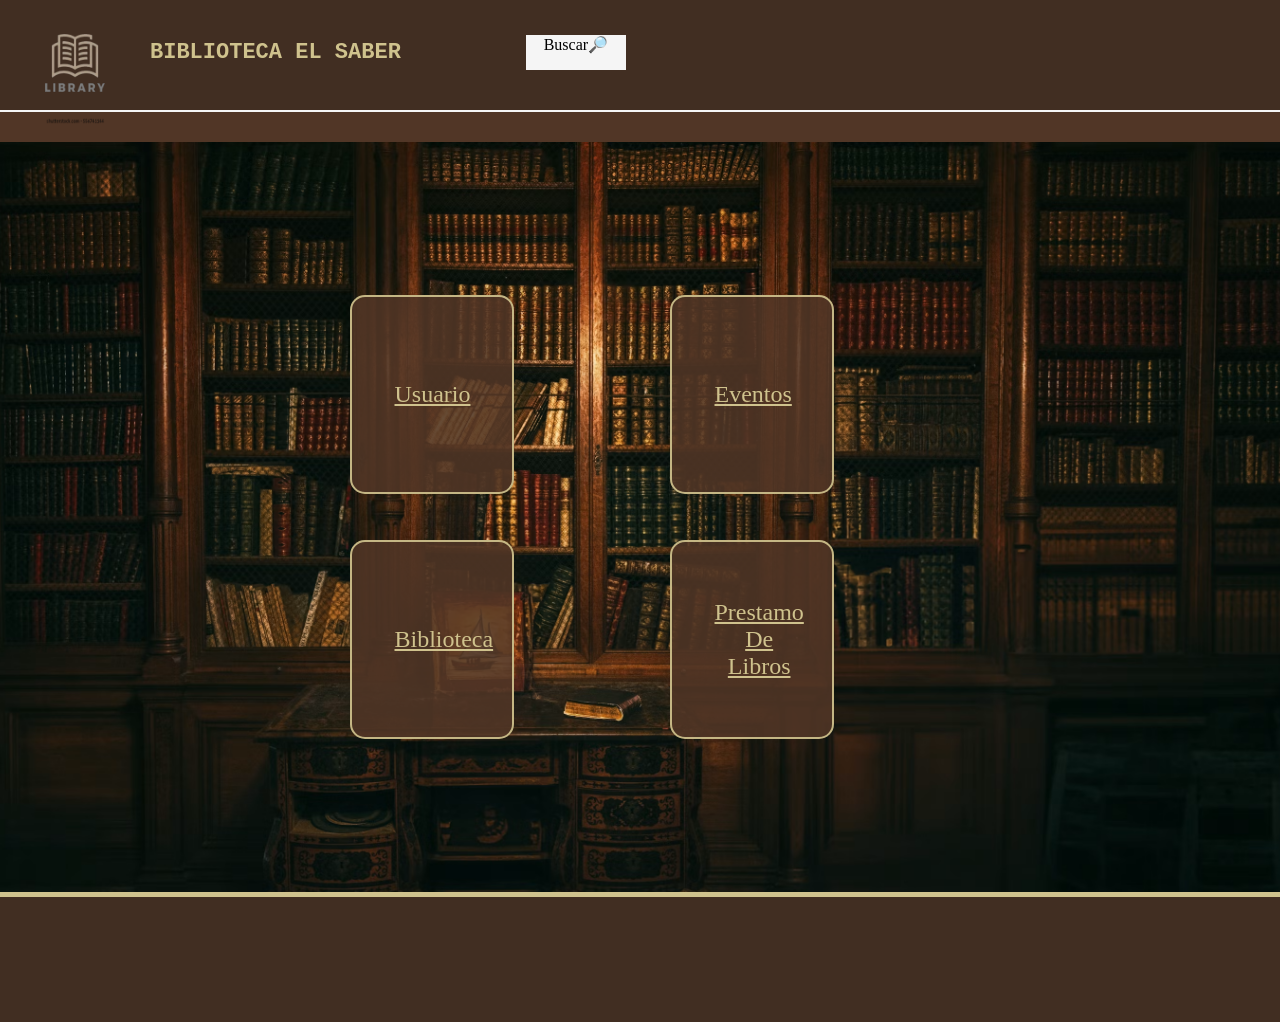
<file: index.html>
<!DOCTYPE html>
<html lang="en">
<head>
    <meta charset="UTF-8">
    <meta name="viewport" content="width=device-width, initial-scale=1.0">
    <link rel="stylesheet" href="estilos.css">
    <title>Biblioteca</title>
</head>
<body>

<div>
    <img src="logo_biblioteca-removebg-preview.png" alt="">
    <h1>BIBLIOTECA EL SABER</h1>
    <search class="busqueda">Buscar🔎</search>
</div>
<div class="barra1"></div>
<div class="barra2"></div>

<div class="contenedor">
    <div class="boton"><a href="selvin.html">Usuario</a></div>
    <div class="boton"><a href="gael.html">Eventos</a></div>
    <div class="boton"><a href="leandro.html">Biblioteca</a></div>
    <div class="boton"><a href="eleazar.html">Prestamo De Libros</a></div>
</div>

<div class="barra-baja">
    <div class="barra3"></div>
</div>
    
</body>
</html>
</file>
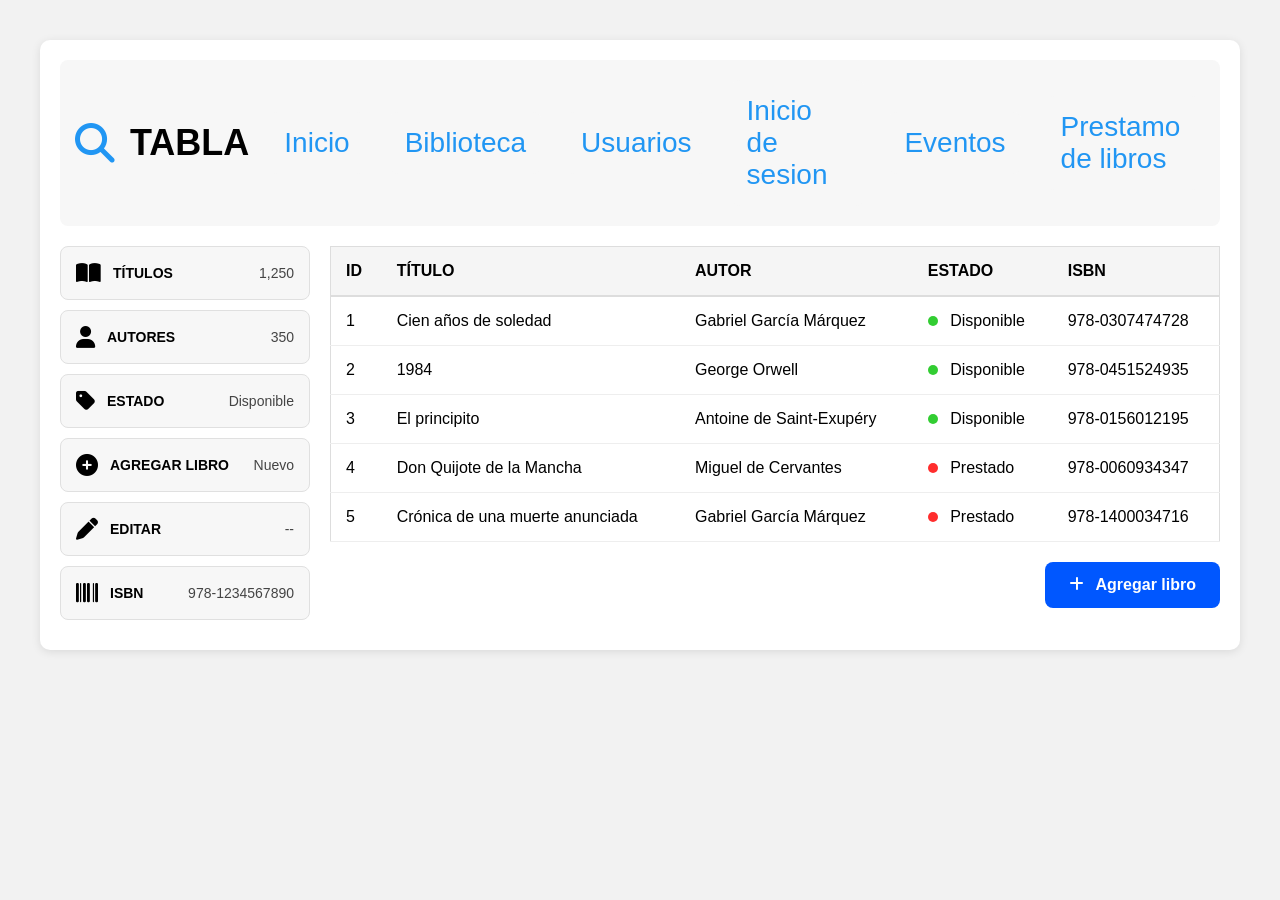
<file: eleazar.html>
<!DOCTYPE html>
<html lang="en">
<head>
    <meta charset="UTF-8">
    <meta name="viewport" content="width=device-width, initial-scale=1.0">
    <link rel="stylesheet" href="eleazar.css">
     <link rel="stylesheet" href="https://cdnjs.cloudflare.com/ajax/libs/font-awesome/6.5.1/css/all.min.css">
    <title>Document</title>
</head>
<body>


<div class="contenedor">

   
    <div class="titulo">
        <i class="fas fa-search"></i>
        <h2>TABLA</h2>
        <a class="titulo" href ="index.html">Inicio</a>
        <a class="titulo" href="leandro.html">Biblioteca</a>
        <a class="titulo" href="steven.html">Usuarios</a>
        <a  class="titulo" href="gael.html">Inicio de sesion</a>
        <a  class="titulo" href="selvin.html">Eventos</a>
        <a  class="titulo" href="eleazar.html">Prestamo de libros</a>
    </div>

    <div class="contenido">

       
        <div class="mio">

            <div class="item">
                <i class=" fas fa-book-open"></i>
                <div>
                    <strong>TÍTULOS</strong>
                </div>
                <span>1,250</span>
            </div>

            <div class="item">
                <i class="fas fa-user"></i>
                <div>
                    <strong>AUTORES</strong>
                </div>
                <span>350</span>
            </div>

            <div class="item">
                <i class="fas fa-tag"></i>
                <div>
                    <strong>ESTADO</strong>
                </div>
                <span>Disponible</span>
            </div>

            <div class="item">
                <i class="fas fa-circle-plus"></i>
                <div>
                    <strong>AGREGAR LIBRO</strong>
                </div>
                <span>Nuevo</span>
            </div>

            <div class="item">
                <i class="fas fa-pen"></i>
                <div>
                    <strong>EDITAR</strong>
                </div>
                <span>--</span>
            </div>

            <div class="item">
                <i class="fas fa-barcode"></i>
                <div>
                    <strong>ISBN</strong>
                </div>
                <span>978-1234567890</span>
            </div>

        </div>

        
        <div class="tabla-contenedor">

            <table>
                <thead>
                    <tr>
                    <th>ID</th>
                    <th>TÍTULO</th>
                    <th>AUTOR</th>
                    <th>ESTADO</th>
                    <th>ISBN</th>
                    </tr>
                </thead>

                <tbody>
                    <tr>
                        <td>1</td>
                        <td>Cien años de soledad</td>
                        <td>Gabriel García Márquez</td>
                        <td>
                            <span class="estado disponible"></span>
                            Disponible
                        </td>
                        <td>978-0307474728</td>
                    </tr>

                    <tr>
                        <td>2</td>
                        <td>1984</td>
                        <td>George Orwell</td>
                        <td>
                            <span class="estado disponible"></span>
                            Disponible
                        </td>
                        <td>978-0451524935</td>
                    </tr>

                    <tr>
                        <td>3</td>
                        <td>El principito</td>
                        <td>Antoine de Saint-Exupéry</td>
                        <td>
                            <span class="estado disponible"></span>
                            Disponible
                        </td>
                        <td>978-0156012195</td>
                    </tr>

                    <tr>
                        <td>4</td>
                        <td>Don Quijote de la Mancha</td>
                        <td>Miguel de Cervantes</td>
                        <td>
                            <span class="estado prestado"></span>
                            Prestado
                        </td>
                        <td>978-0060934347</td>
                    </tr>

                    <tr>
                        <td>5</td>
                        <td>Crónica de una muerte anunciada</td>
                        <td>Gabriel García Márquez</td>
                        <td>
                            <span class="estado prestado"></span>
                            Prestado
                        </td>
                        <td>978-1400034716</td>
                    </tr>
                </tbody>
            </table>

            <div class="acciones">
                <button class="button">
                    <i class="fas fa-plus"></i>
                    Agregar libro
                </button>
            </div>

        </div>

    </div>

</div>

</body>
</html>
</body>
</html>
</file>
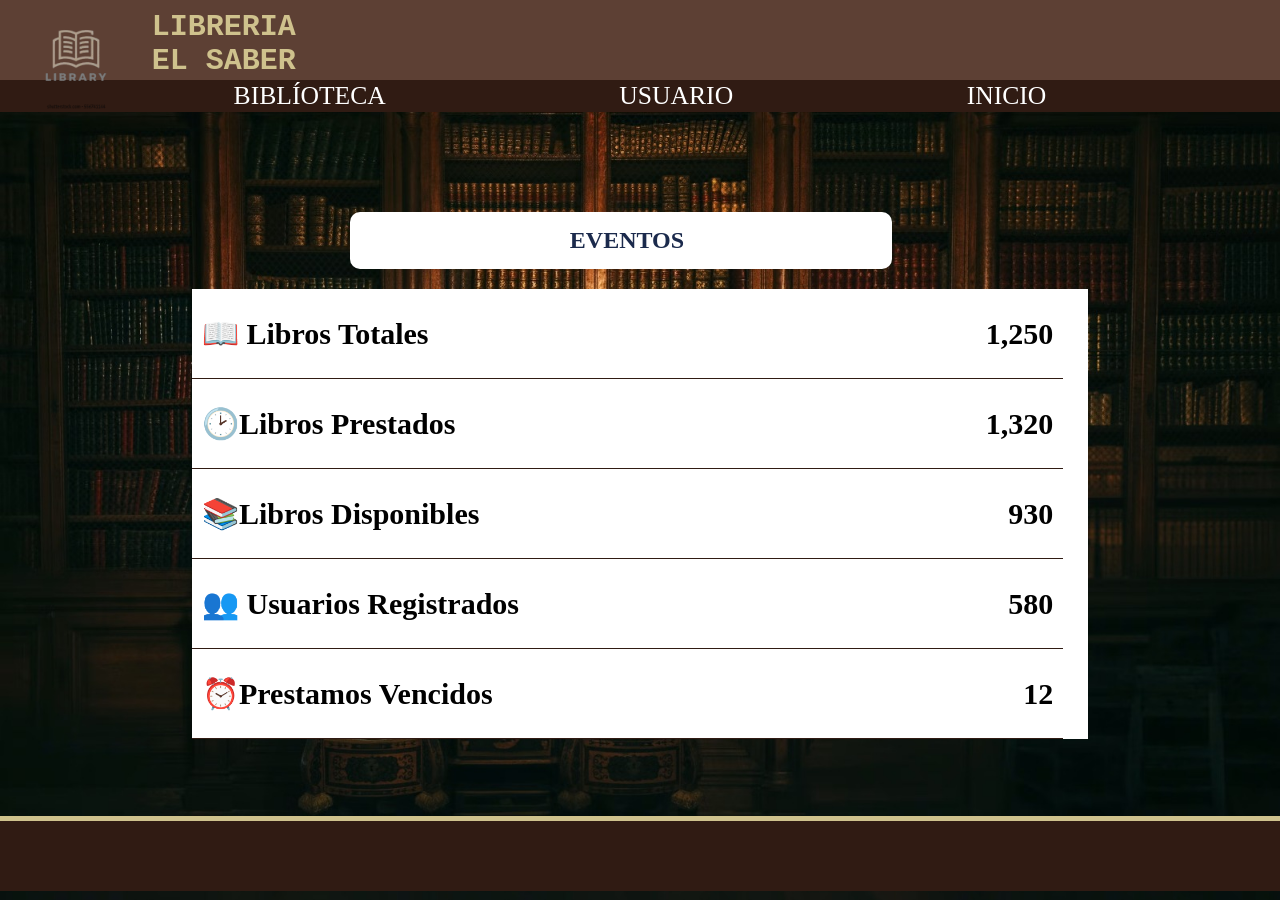
<file: gael.html>
<!DOCTYPE html>
<html lang="en">
<head>
    <meta charset="UTF-8">
    <meta name="viewport" content="width=device-width, initial-scale=1.0">
    <link rel="stylesheet" href="gael.css">
    <title>Document</title>
</head>
<header class="header">
       <div>
        <img src="logo-removebg-preview.png" alt="">
        <h1>LIBRERIA EL SABER</h1>
    </div>
</header>
<body>
    <nav>
        <a href="leandro.html">BIBLÍOTECA</a>
<a href="selvin.html">USUARIO</a>
<a href="index.html">INICIO</a>
    </nav>

    <div class="titulo">
        <h2>EVENTOS</h2>
    </div>

    <div class="Estadisticas">

        <div class="fila">
            <p>📖 Libros Totales</p> 
             <p class="numero"> 1,250</p>
        </div>

        <div class="fila">
           <p>🕑Libros Prestados</p> 
            <p class="numero"> 1,320</p>
        </div>

        <div class="fila">
               <p>📚Libros Disponibles</p> 
                <p class="numero"> 930</p>
        </div>

        <div class="fila">
               <p>👥 Usuarios Registrados</p>  
               <p class="numero">580</p>
        </div>
        
        <div class="fila">
               <p>⏰Prestamos Vencidos</p>
                 <p class="numero"> 12</p>
        </div>
    </div>

    <div class="barrabaja-2">
        <div class="barra-30">
        </div>
    </div>
</body>
</html>
</file>
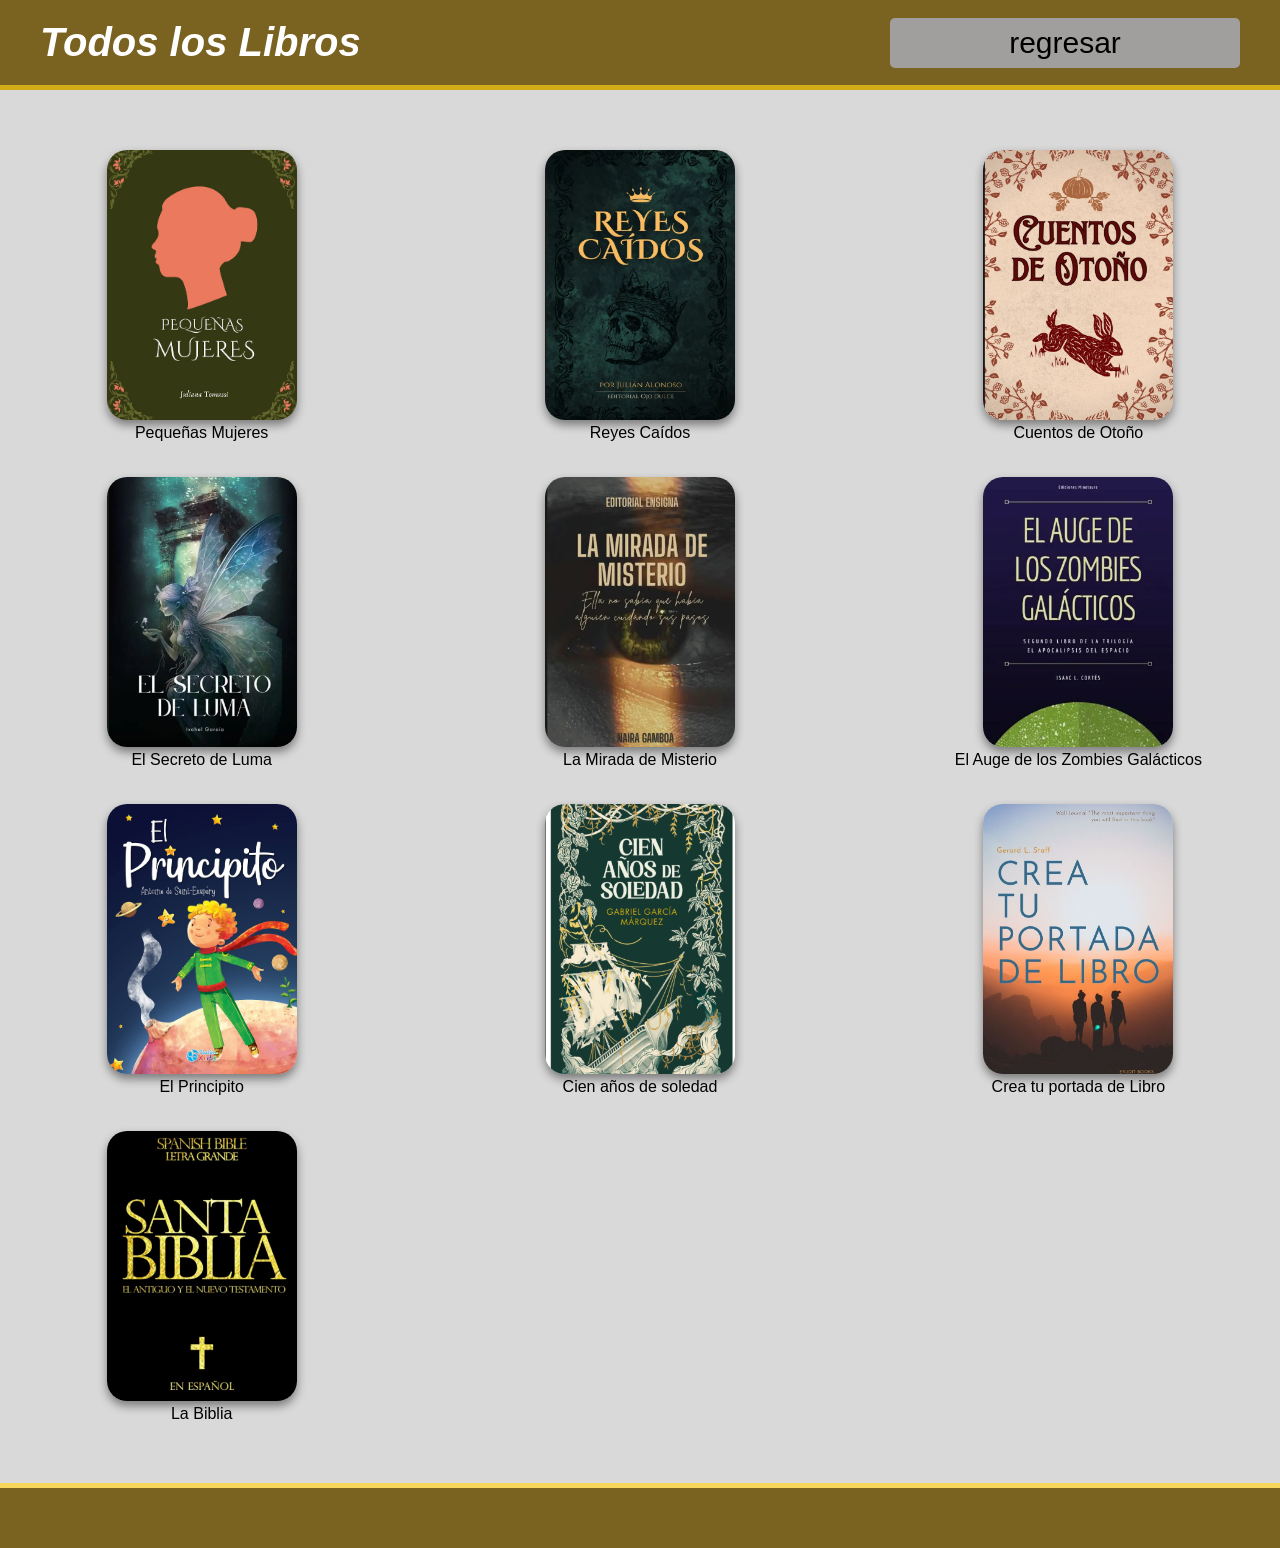
<file: leandro.html>
<!DOCTYPE html>
<html lang="es">
<head>
    <meta charset="UTF-8">
    <meta name="viewport" content="width=device-width, initial-scale=1.0">
    <title>Biblioteca El Saber</title>
    <link rel="stylesheet" href="leandro.css">
</head>
<body>

        <header>
            <nav>
            <a href="#">Todos los Libros</a>
        </nav>
        <a href="index.html"><button>regresar</button></a>
    </header>

    <main>

        <section class="galeria">

            <div class="libro">
                <img src="1.jpg" alt="">
                <p>Pequeñas Mujeres</p>
            </div>

            <div class="libro">
                <img src="2-2.png" alt="">
                <p>Reyes Caídos</p>
            </div>

            <div class="libro">
                <img src="3.png" alt="">
                <p>Cuentos de Otoño</p>
            </div>

            <div class="libro">
                <img src="4.png" alt="">
                <p>El Secreto de Luma</p>
            </div>

            <div class="libro">
                <img src="5.png" alt="">
                <p>La Mirada de Misterio</p>
            </div>

            <div class="libro">
                <img src="6.png" alt="">
                <p>El Auge de los Zombies Galácticos</p>
            </div>

            <div class="libro">
                <img src="7.jpg" alt="">
                <p>El Principito</p>
            </div>

            <div class="libro">
                <img src="8.png" alt="">
                <p>Cien años de soledad</p>
            </div>

            <div class="libro">
                <img src="2.jpg" alt="">
                <p>Crea tu portada de Libro</p>
            </div>

            <div class="libro">
                <img src="10.jpg" alt="">
                <p>La Biblia</p>
            </div>

        </section>

         </main>

        <div class="barra-abajo">

        </div>

    

</body>
</html>
</file>
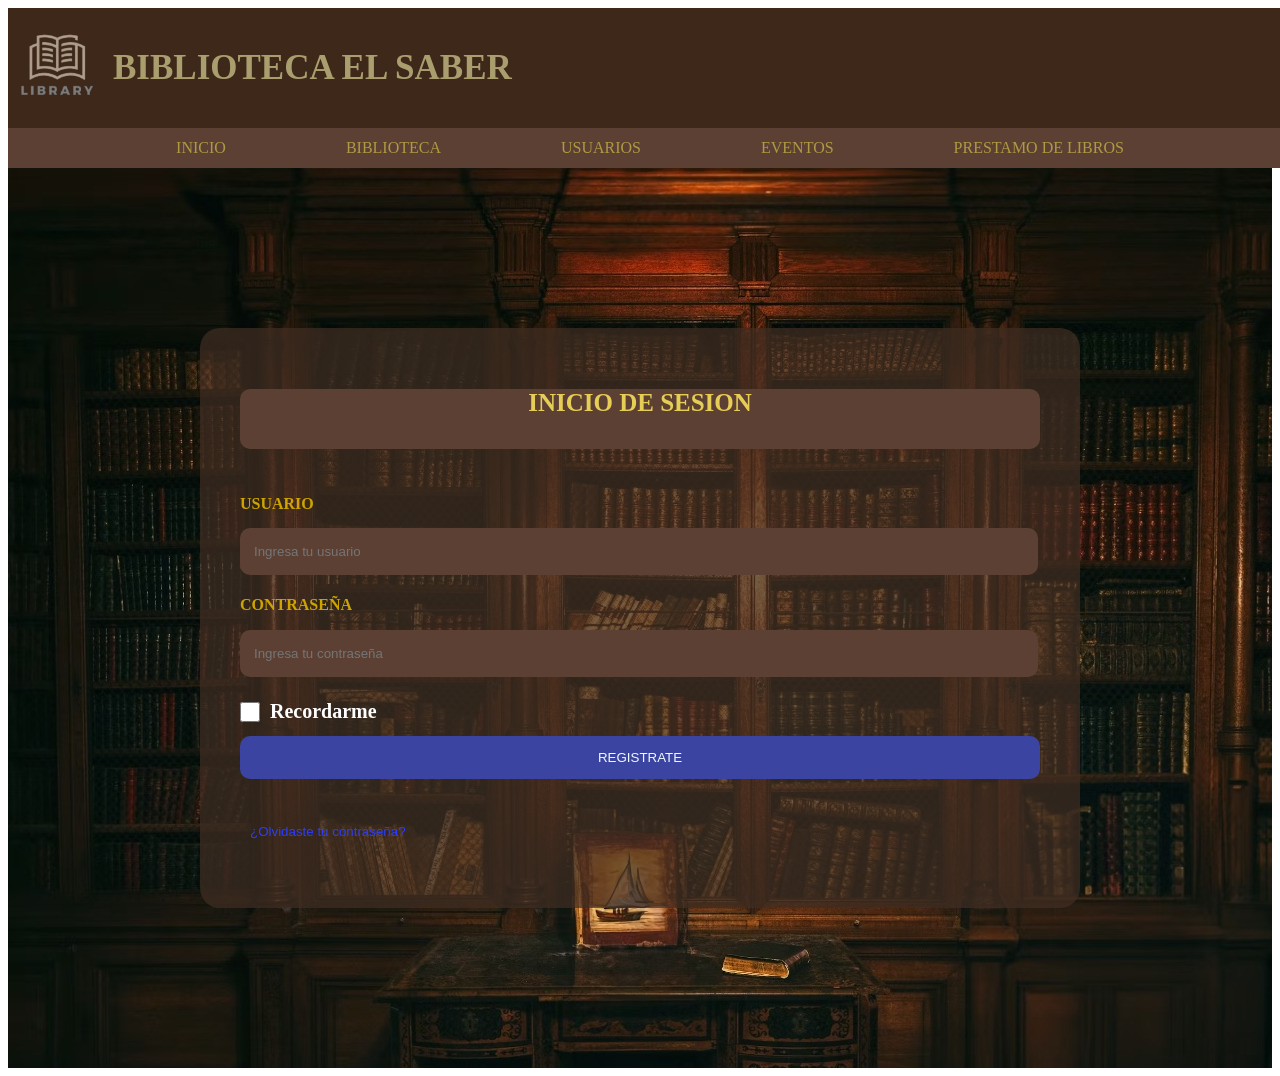
<file: selvin.html>
<!DOCTYPE html>
<html lang="en">
<head>
    <meta charset="UTF-8">
    <meta name="viewport" content="width=device-width, initial-scale=1.0">
    <link rel="stylesheet" href="selvin.css">
    <title>Document</title>
</head>
<body>
    <nav>
        <img src="img/libro.png" alt="">
        <h1>BIBLIOTECA EL SABER</h1>
    </nav>
    <nav class="nav2">
        <ul>
            <li><a href="index.html">INICIO</a></li>
            <li><a href="leandro.html">BIBLIOTECA</a></li>
            <li><a href="steven.html">USUARIOS</a></li>
            <li><a href="gael.html">EVENTOS</a></li>
            <li><a href="eleazar.html">PRESTAMO DE LIBROS</a></li>
        </ul>
    </nav>

    <div class="conte-formulario">
    <form>
        <h2>INICIO DE SESION</h2>

        <label>USUARIO</label>
        <input type="text" placeholder="Ingresa tu usuario" required>

        <label>CONTRASEÑA</label>
        <input type="text" placeholder="Ingresa tu contraseña" required>

       <label class="cubo">
        <input type="checkbox">
        Recordarme
      </label>

        <button type="submit">REGISTRATE</button>
        <br>
        <button class="pequeño">¿Olvidaste tu contraseña?</button>


    </form>
    </div>
    
        <div class="contenedor"></div>
</body>
</html>
</file>
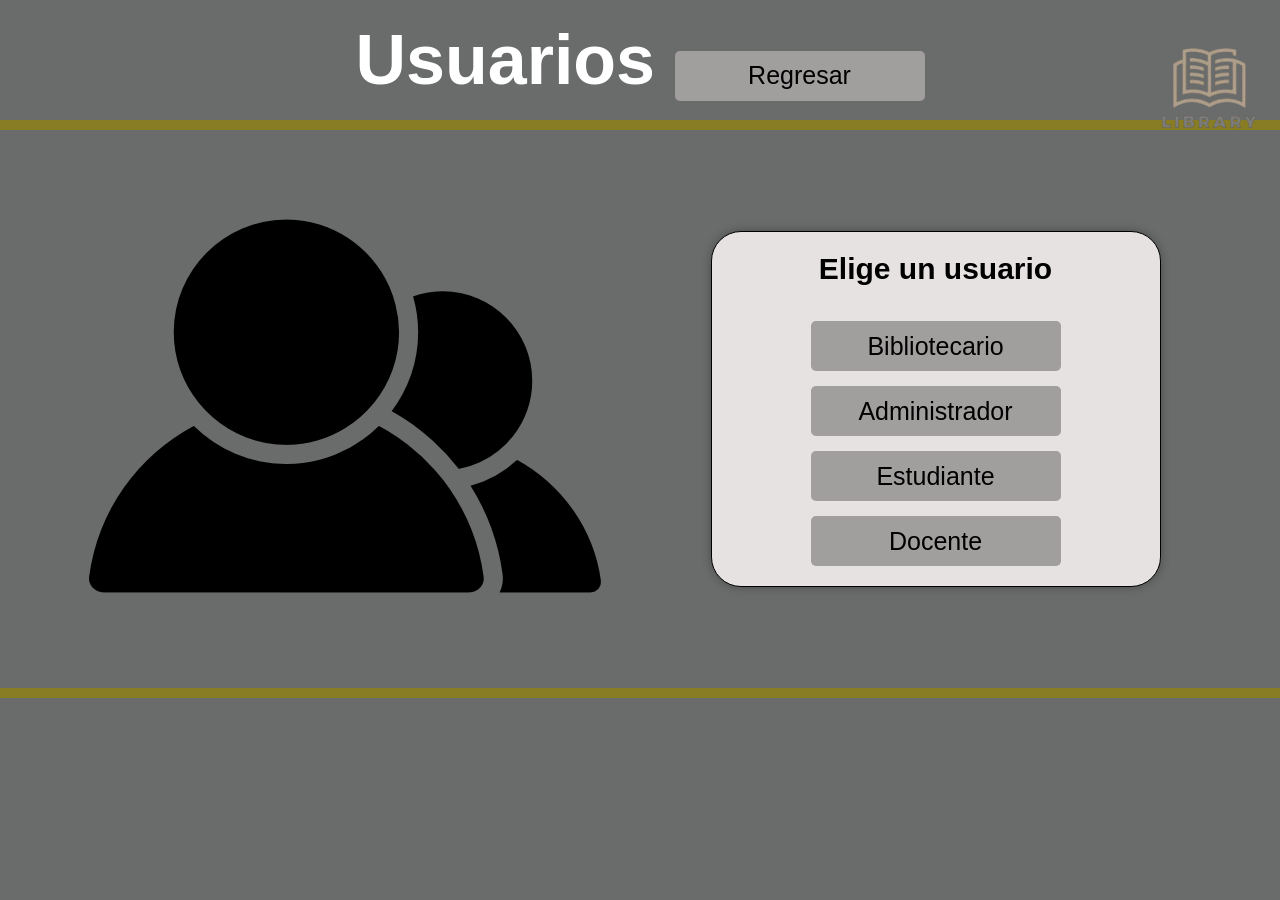
<file: steven.html>
<!DOCTYPE html>
<html lang="en">
<head>
    <meta charset="UTF-8">
    <meta name="viewport" content="width=device-width, initial-scale=1.0">
    <title>Contacto</title>
    <link rel="stylesheet" href="steven.css">
</head>
<body>

     <div class="barra">  
        <h2>Usuarios <a href="index.html">
    <button>Regresar</button>
</a>  </h2>
    
    
    </div>
      <div class="barrita">
        
      </div>
    <div class="contenedor-selvin1">
 

    

        <div class="contenedor-2">
            <img src="usu.png" alt="">
        </div>

        <div class="contenedor-3">

            <form>
                <h3 class="p">Elige un usuario</h3>

                <button type="submit">Bibliotecario</button> 
                 <button type="submit">Administrador</button>
                  <button type="submit">Estudiante</button>
                <button type="submit">Docente</button>
            </form>

        </div>

    </div>
    <div class="contenedor-barrabajo">

    </div>
    <div class="contenedor-barraultima"></div>

</body>
</html>
</file>
<file: estilos.css>
*{
    padding: 0;
    margin: 0;
}
body{
    background-image: url(fondo\ biblioteca.avif);
    background-size: cover;
    background-position: center;
    background-repeat: no-repeat;
    height: 100%;
    width: 100%;
}

div{
    background-color: #412E22;
    height: 110px;
    width: 100%;
    display: flex;
}
.barra1{
    background-color: whitesmoke;
    width: 100%;
    height: 2px;
}
.barra2{
    background-color: #513626;
    width: 100%;
    height: 30px;
}

img{
    margin-top: 0;
    width: 150px;
    height: 125px;
}

h1{
    margin-top: 40px;
    color: #cfc28d;
    font-size: 30px;
    font-family: 'Courier New', Courier, monospace;
}

.busqueda{
    background-color: whitesmoke;
    width: 175px;
    height: 35px;
    margin: 35px 350px;
    text-align: center;
}

.barra-baja{
    margin-top: 6%;
    background-color: #412E22;
    width: 100%;
    height: 110px;
}
.barra3{
    background-color: #cfc28d;
    width: 100%;
    height: 5px;
}
/* botones */
.contenedor{
    display: grid;
    grid-template-columns: repeat(2, 1fr);
    background-color: transparent;
    width: 50%;
    height: 490px;
    align-items: center;
    padding: 30px;
    margin: 25px 23%;
}

.boton{
    background-color: #513626e0;
    align-items: center;
    text-align: center;
    padding: 5px;
    width: 270px;
    height: 140px;
    font-size: 32px;
    border: #cfc28dea solid 2px;
    border-radius: 15px;
    transition: transform 1s ease;
}
.boton:hover{
    transform: scale(1.1);
}

a{
    color: #cfc28d;
    text-align: center;
    padding: 25%;
}
/* tamaños de pantalla */
@media(min-width:768px){

    h1{
    margin-top: 40px;
    color: #cfc28d;
    font-size: 24px;
    font-family: 'Courier New', Courier, monospace;
}
    .busqueda{
    background-color: whitesmoke;
    width: 100px;
    height: 35px;
    margin: 35px 125px;
    text-align: center;
}
    .barra-baja{
    margin-top: 0%;
    background-color: #412E22;
    width: 100%;
    height: 130px;
}
.barra3{
    background-color: #cfc28d;
    width: 100%;
    height: 5px;
}   
    .contenedor{
    display: grid;
    grid-template-columns: repeat(2, 1fr);
    background-color: transparent;
    width: 50%;
    height: 490px;
    align-items: center;
    padding: 30px;
    margin: 100px 25%;
}

.boton{
    background-color: #513626e0;
    align-items: center;
    text-align: center;
    width: 150px;
    height: 185px;
    font-size: 24px;
    border: #cfc28dea solid 2px;
    border-radius: 15px;
    transition: transform 1s ease;
}

}

@media(min-width:390px){

    h1{
    margin-top: 40px;
    color: #cfc28d;
    font-size: 22px;
    font-family: 'Courier New', Courier, monospace;
}
    .busqueda{
    background-color: whitesmoke;
    width: 100px;
    height: 35px;
    margin: 35px 125px;
    text-align: center;
}
    .barra-baja{
    margin-top: 0%;
    background-color: #412E22;
    width: 100%;
    height: 130px;
}
.barra3{
    background-color: #cfc28d;
    width: 100%;
    height: 5px;
}   
    .contenedor{
    display: grid;
    grid-template-columns: repeat(2, 1fr);
    background-color: transparent;
    width: 50%;
    height: 490px;
    align-items: center;
    padding: 30px;
    margin: 100px 25%;
}

.boton{
    background-color: #513626e0;
    align-items: center;
    text-align: center;
    width: 150px;
    height: 185px;
    font-size: 24px;
    border: #cfc28dea solid 2px;
    border-radius: 15px;
    transition: transform 1s ease;
}

}
</file>
<file: eleazar.css>
*{
    margin:0;
    padding:0;
    box-sizing:border-box;
    font-family:Arial, Helvetica, sans-serif;
}

body{
    background:#f2f2f2;
    padding:40px;
}

@media (min-width: 1200px){

    .contenedor{
        max-width: 1400px;
        margin: auto;
    }

    .titulo a{
        font-size: 22px;
    }

    .mio{
        width: 280px;
    }
}


@media (max-width: 1199px){

    body{
        padding: 20px;
    }

    .contenido{
        flex-direction: column;
    }

    .mio{
        width: 100%;
        display: grid;
        grid-template-columns: repeat(2,1fr);
        gap: 10px;
    }

    .item{
        margin-bottom: 0;
    }

    .titulo{
        flex-wrap: wrap;
        justify-content: center;
        text-align: center;
    }

    .titulo h2{
        width: 100%;
    }

    .titulo a{
        font-size: 18px;
    }

    table{
        font-size: 14px;
    }
}


@media (max-width: 767px){

    body{
        padding: 10px;
    }

    .titulo{
        flex-direction: column;
        text-align: center;
        gap: 10px;
    }

    .titulo i{
        font-size: 30px;
    }

    .titulo h2{
        font-size: 24px;
    }

    .titulo a{
        font-size: 16px;
        display: block;
    }

    .contenido{
        flex-direction: column;
    }

    .mio{
        width: 100%;
        display: flex;
        flex-direction: column;
    }

    .item{
        padding: 12px;
    }

    .item strong,
    .item span{
        font-size: 12px;
    }

    .tabla-contenedor{
        overflow-x: auto;
    }

    table{
        min-width: 700px;
        font-size: 12px;
    }

    th,
    td{
        padding: 10px;
    }

    .acciones{
        justify-content: center;
    }

    .button{
        width: 100%;
        padding: 12px;
        font-size: 14px;
    }
}

.contenedor{
    background:white;
    border-radius:10px;
    padding:20px;
    box-shadow:0 2px 10px rgba(0,0,0,.1);
}

.titulo{
    display:flex;
    align-items:center;
    gap:15px;
    padding:15px;
    background:#f7f7f7;
    border-radius:8px;
    margin-bottom:20px;
}

.titulo a{
    margin: 5px ;
    text-decoration: none;
    font-size: 28px;

}

.titulo i,a{
    font-size:40px;
    color:#2196f3;
}

.titulo h2,a{
    font-size:36px;
}

.contenido ,a{
    display:flex;
    gap:20px;
}


.mio{
    width:250px;
}

.item{
    background:#f7f7f7;
    border-radius:8px;
    padding:15px;
    display:flex;
    align-items:center;
    justify-content:space-between;
    margin-bottom:10px;
    border:1px solid #e0e0e0;
}

.item i{
    font-size:22px;
    color:#000;
}

.item div{
    flex:1;
    margin-left:12px;
}

.item strong{
    font-size:14px;
}

.item span{
    font-size:14px;
    color:#444;
}


.tabla-contenedor{
    flex:1;
}

table{
    width:100%;
    border-collapse:collapse;
    background:white;
    border:1px solid #ddd;
}

thead{
    background:#f5f5f5;
}

th{
    padding:15px;
    text-align:left;
    border-bottom:2px solid #ddd;
}

td{
    padding:15px;
    border-bottom:1px solid #eee;
}

tbody tr:hover{
    background:#fafafa;
}

.estado{
    display:inline-block;
    width:10px;
    height:10px;
    border-radius:50%;
    margin-right:8px;
}

.disponible{
    background:#32cd32;
}

.prestado{
    background:#ff2d2d;
}

.acciones{
    display:flex;
    justify-content:flex-end;
    margin-top:20px;
}

.button{
    background:#0057ff;
    color:white;
    border:none;
    padding:14px 24px;
    border-radius:8px;
    cursor:pointer;
    font-size:16px;
    font-weight:bold;
}

.button:hover{
    background:#0046cf;
}

.button i{
    margin-right:8px;
}
</file>
<file: gael.css>
*{
    padding: 0;
    margin: 0;
}

/* estilos del header */
.header{
    width: 100%;
    height: 5rem;
    background-color:#5D4034;
}

a{
    color: white;
    align-items: center;
    font-size: 160%;
    text-decoration: none;
}
nav{
     display: flex;
    align-items: center;
    justify-content: space-evenly;
    width: 100%;
    height: 2rem;
    background-color:#301b13;
}

body{
    background-image: url(fondo.jpeg);
    background-size: cover;
    background-position: center;
    background-repeat: no-repeat;
    height: 100vh;
}
div{
    height: 110px;
    width: 100px;
    display: flex;
}
h1{
margin-top: 10px;
color: #cfc28d;
font-size: 30px;
font-family: 'Courier New', Courier, monospace;
}

.titulo{
    background-color: white;
    margin: 100px 350px 20px;
    height: 3%;
    width: 40%;
    text-align: center;
    padding: 15px;
    border-radius: 10px;
    box-shadow: 0 2px 5px rgba(0,0,0,0,2);
    align-items: center;
}

.titulo h2{
    margin: 0;
    color:#1b2a4c ;
    font-weight: bold;
    margin-left: 40%;
}

.Estadisticas{
background: white;
width: 70%;
height:50%;
margin: auto;
flex-direction: column;
display: flex;

}

.fila{
    display:flex ;
        justify-content: space-between;
    align-items: center;
        padding: 10px;
        width: 95%;
            font-weight: bold;
    border-bottom: 1px solid #301b13;        
    font-size: 30px;
    
}
.numero{
    margin-left: 400px;
}
 
.barrabaja-2{
    margin-top: 6%;
    background-color: #301b13;
    width: 100%;
    height: 75px;
}

.barra-30{
    background-color:#cfc28d;
    width: 100%;
    height: 5px;
}


@media(max-width:1024px){
    .Estadisticas{
        width: 90%;
    }
    .fila{
        font-size: 24px;
    }
}

@media (max-width:768px){
    .fila{
        font-size: 18px;
        padding: 10px;
    }
    .numero{
        margin-left: 0;
    }
    .barrabaja-2{
        height: 60px;
    }
    .barra-30{
        height: 4px;
    }
    .Estadisticas{
        width: 95%;
    }
    }
</file>
<file: leandro.css>
*{
    margin:0;
    padding:0;
    box-sizing:border-box;
    font-family: Arial, Helvetica, sans-serif;
}

body{
    background:#d9d9d9;
}

header{
    background:#7a6221;
    height:90px;
    display:flex;
    justify-content:space-between;
    align-items:center;
    padding:0 40px;
    border-bottom:5px solid #d3aa17;
}

nav{
    display:flex;
    gap:200px;
}

nav a{
    text-decoration:none;
    color:white;
    font-size:28px;
    font-weight:bold;
    font-style:italic;
}
button{
    width: 350px;
    height: 50px;
    margin: auto;
    border: none;
    border-radius: 5px;
    background-color: rgb(161, 158, 158);
    cursor: pointer;
    transition: 0.3s;
    font-size: 30px;
}

nav a:hover{
    color:#f7d65c;
}

.galeria{
    width:100%;
    margin:60px auto;
    display:grid;
    grid-template-columns:repeat(5,1fr);
    gap:35px;
    justify-items:center;
}

.libro{
    text-align:center;
}

.libro img{
    width:190px;
    height:270px;
    border-radius:20px;
    object-fit:cover;
    box-shadow:0 5px 10px rgba(0, 0, 0, 0.436);
    transition:0.3s;
}
.barra-abajo{
    height: 65px;
    background: #7a6221;
    border-top: 5px solid #f7d65c;
}



@media(min-width:390px){
    nav{
        display: flex;
        gap: 500px;
    }
    nav a{
    text-decoration:none;
    color:white;
    font-size:20px;
    font-weight:bold;
    font-style:italic;
    }
    .galeria{
        grid-template-columns: repeat(1,1fr);
    }
    

}

@media(min-width:768px){
    nav{
        display: flex;
        gap: 100px;
    }
    nav a{
    text-decoration:none;
    color:white;
    font-size:40px;
    font-weight:bold;
    font-style:italic;
    }
    .galeria{
        grid-template-columns:repeat(3, 1fr) ;
    }
    .libro img:hover{
    transform:scale(1.05);
}

}

@media(min-width:1440px){
    nav{
        display: flex;
        gap: 100px;
    }
    nav a{
    text-decoration:none;
    color:white;
    font-size:65px;
    font-weight:bold;
    font-style:italic;
    }
    .galeria{
        grid-template-columns:repeat(5, 1fr) ;
    }
    .libro img:hover{
    transform:scale(1.05);
}
}
</file>
<file: selvin.css>
body{
    background: url();
}

nav{
    display: flex;
    align-items: center;
    width: 100%;
    height: 100px;
    background-color: #3D281A;
    padding: 10px;
    gap: 15px;
}

.nav2{
    width: 100%;
    height: 20px;
    background-color: #5D4034;
    list-style: none;
    justify-content: space-evenly;
}
.nav2 ul{
    justify-content: space-evenly;
     display: flex;
     align-items: center;
     justify-content: center;
     list-style: none;
     gap: 80px;
     padding: 10px;
  

}


.nav2 a{
    text-decoration: none;
    padding: 20px;
    color:#AF9942
}
 

nav img{
    width: 80px;
    height: auto;
}

nav h1{
    font-size: 35px;
    color: #AA9E6E;
}


.conte-formulario{
    display: flex;
    justify-content: center;
    align-items: center;
    background: url(img/fondo.jpeg);
    width: 100%;
    height: 800px;
    background-color: bisque;
    min-height: 100vh;
    
}

form{
    display: grid;
    width: 800px;
    height: 500px;
    padding: 40px;
    gap: 6px;
    border-radius: 20px;
    background-color: #412e22b6;
    
}

form h2{
    align-items: center;
    width: 800px;
    height: 60px;
    background-color:#5D4034;
    border-radius: 10px;
    text-align: center;
    color: #f0d758ee;
    font-size: 25px;
    gap: 10px;

    
}

label{
    display: block;
    margin-top: 15px;
    margin-bottom: 5px;
    color: #CDA400;
    font-weight: 600;
    
}

input{
    color: #B5B5B5;
    margin: 0;
    width: 770px;
    padding: 12px;
  background-color:#5D4034;
    border: 2px solid #00000000;
    border-radius: 10px;
    outline: none;
}



.cubo{
    display: flex;
    align-items: center;
    gap: 10px;
    color: white;
    font-size: 20px;
}

.cubo input{
    width: 20px;
    height: 20px;
}

button{
    width: 100%;
    background-color: #3B44A1;
    color: aliceblue;
    border: 2px solid rgba(0, 0, 0, 0);
    padding: 10px;
    border-radius: 10px;
    transition: o.3s ease;
}
 
button:hover{
    color: #3D281A;
    background-color: #2D3EF9;
}

.pequeño{
    display: flex;
    color: #2D3EF9;
    text-align: center;
    width: 200px;
    height: 50px;
    background-color: rgba(0, 0, 255, 0);
    border: #333;
    transition: 0.3s ease;
}
.pequeño:hover{

    color: aliceblue;
    background-color: #cda40000;

}






/* TABLETS */
@media (max-width: 992px){

    .nav2 ul{
        gap: 30px;
    }

    form{
        width: 90%;
    }

    form h2{
        width: 100%;
    }

    input{
        width: 100%;
        box-sizing: border-box;
    }
}


@media (max-width: 768px){

    nav{
        flex-direction: column;
        height: auto;
        text-align: center;
        padding: 15px;
    }

    nav h1{
        font-size: 24px;
    }

    .nav2{
        height: auto;
    }

    .nav2 ul{
        flex-direction: column;
        gap: 15px;
        padding: 15px;
    }

    .nav2 a{
        padding: 10px;
        display: block;
    }

    .conte-formulario{
        padding: 20px;
        height: auto;
    }

    form{
        width: 100%;
        height: auto;
        padding: 20px;
    }

    form h2{
        width: 100%;
        height: auto;
        padding: 15px 0;
        font-size: 20px;
    }

    input{
        width: 100%;
        box-sizing: border-box;
    }

    .cubo{
        font-size: 16px;
    }

    .pequeño{
        width: 100%;
        justify-content: center;
    }
}
</file>
<file: steven.css>
*{
    margin: 0;
    padding: 0;
    box-sizing: border-box;
}

body{
    background-color: rgb(106, 107, 107);
    font-family: Arial, sans-serif;
}
.barra{
    width: 100%;
    height: 120px;
    background: linear-gradient(to right, rgb(135, 80, 32));
  
}


.barra h2{
    color: white;
  
    margin-bottom: 20px;
    font-size: 100px;
}
.btn-regresar{
   
  align-items: center;
    left: 50%;
}

.barra h2:before{
    content: '';
    position: absolute;
    left:6px;
    background-image: url(f.png);
    width: 122px;
    height: 122px;
    background-position: center ;
    background-repeat: no-repeat;
    background-size: contain;
    
    left: 90%;
    }
.barrita{
    width: 100%;
    height: 10px;
background-color: rgb(136, 125, 36);
}


.contenedor-selvin1{
    display: grid;
    grid-template-columns: repeat(2,1fr);
    gap: 30px;
    width: 90%;
    margin:    0px auto;
}

.contenedor-2{
    font-size: 30px;
    margin: 20px 0;
    text-align: center;
}



.contenedor-3{
    width: 100%;
    max-width: 450px;
    margin: auto;
    border: 1px solid black;
    padding: 20px;
    border-radius: 30px;
    background-color: rgb(230, 226, 226);
    box-shadow: 0 0 10px rgba(0,0,0,.3);
}

.p{
    text-align: center;
    margin-bottom: 20px;
    font-size: 30px;
}

form{
    display: flex;
    flex-direction: column;
    gap: 15px;
}

button{
    width: 350px;
    height: 50px;
    margin: auto;
    border: none;
    border-radius: 5px;
    background-color: rgb(161, 158, 158);
    cursor: pointer;
    transition: 0.3s;
    font-size: 30px;
}

button:hover{
    background-color: rgb(156, 35, 35);
    color: white;
}
.contenedor-barrabajo{
    width: 100%;
    height: 10px;
    background-color: rgb(136, 125, 36);
}
.contenedor-barraultima{
    width: 100%;
    height: 60px ;
         background: linear-gradient(to right, rgb(135, 80, 32));
}


    @media (min-width:390px){

    .barra h2{
        font-size: 40px;
        text-align: center;
        padding-top: 20px;
    }.barra h2{
    font-size: clamp(35px, 6vw, 100px);
}

    .contenedor-selvin1{
        grid-template-columns: 1fr;
    }

    button{
        width: 100%;
        max-width: 250px;
        font-size: 20px;
    }

    .contenedor-2{
        font-size: 20px;
    }
    
}

@media (min-width:768px){

 
    .barra h2{
        font-size: 70px;
    }

    .contenedor-selvin1{
        grid-template-columns: repeat(2,1fr);
    }

    button{
        width: 300px;
        font-size: 25px;
    }

    .contenedor-2{
        font-size: 25px;
    }
    
}


@media (min-width:1440px){

    .barra h2{
        font-size: 100px;
    }

    .contenedor-selvin1{
        width: 80%;
    }

    .contenedor-3{
        max-width: 600px;
    }

    button{
        width: 350px;
        font-size: 30px;
    }

    .contenedor-2{
        font-size: 30px;
    }
   
}
</file>
